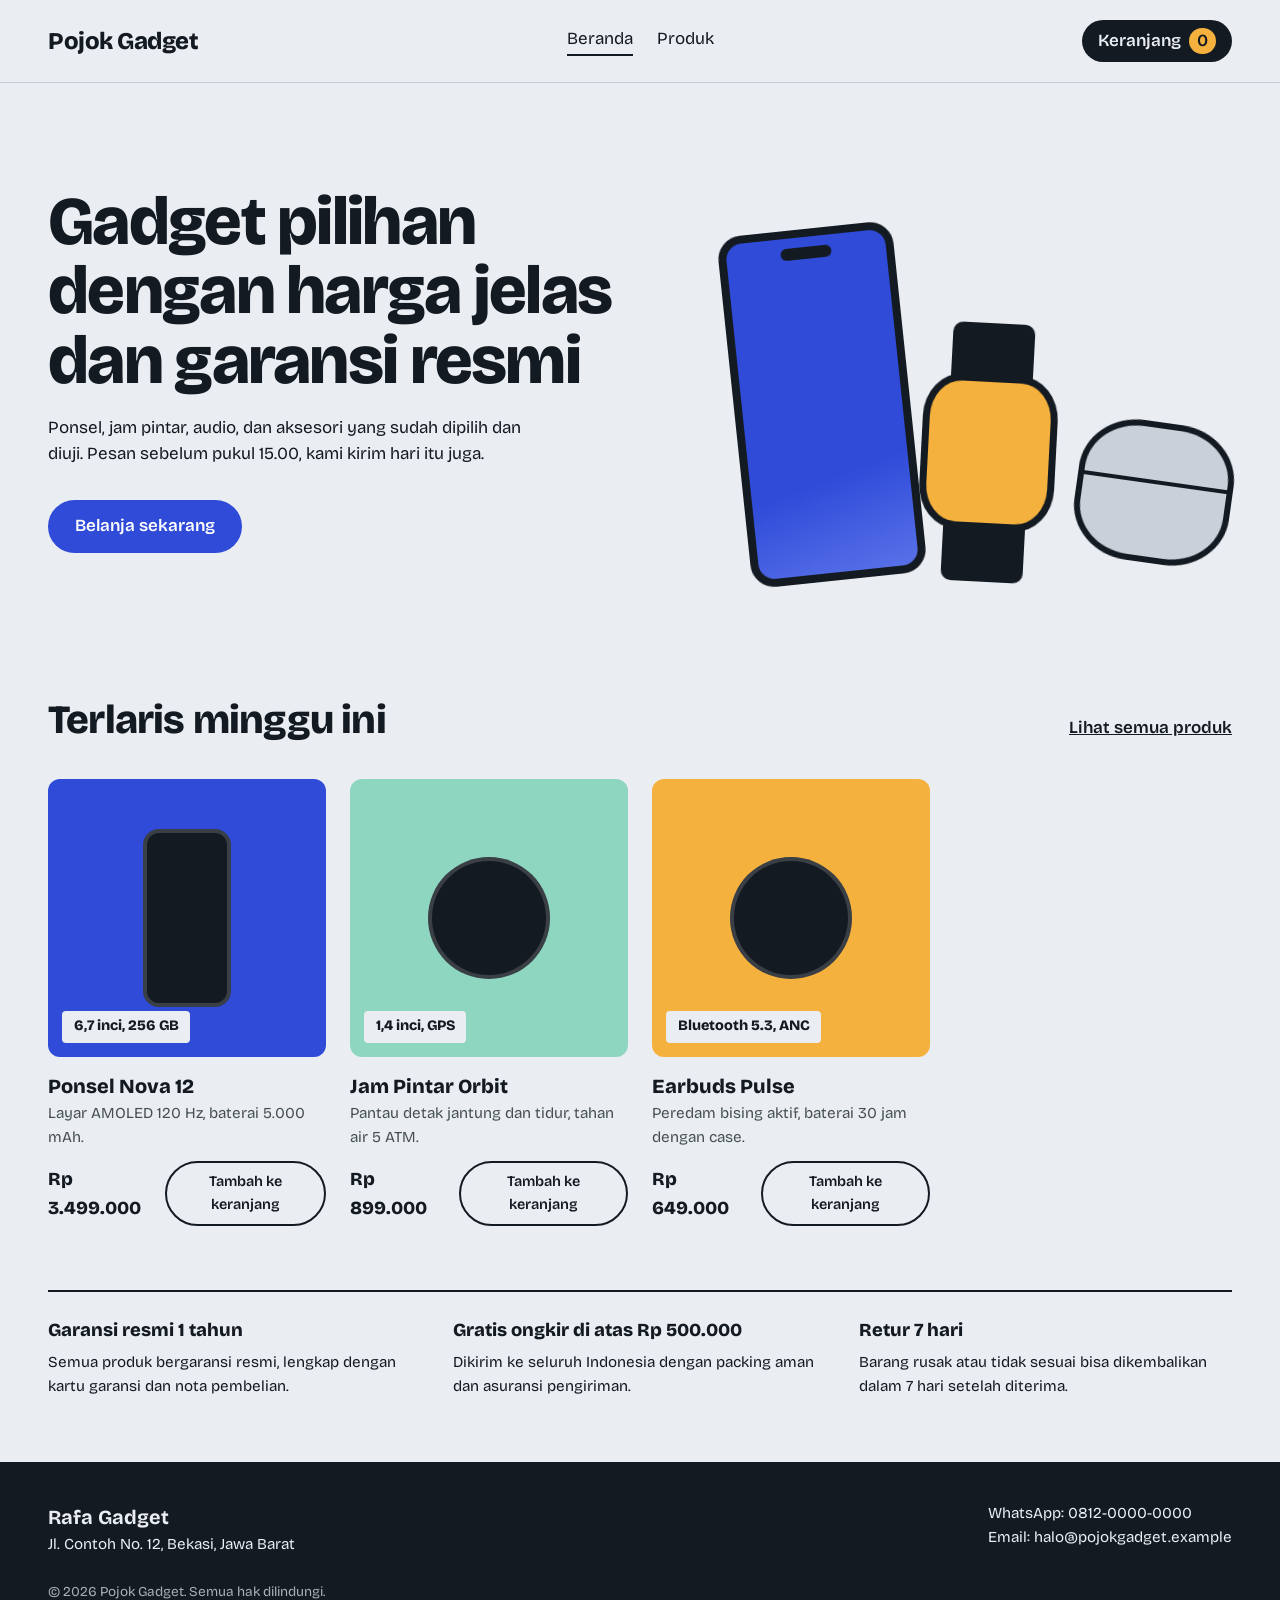
<file: index.html>
<!DOCTYPE html>
<html lang="id">
<head>
  <meta charset="UTF-8">
  <meta name="viewport" content="width=device-width, initial-scale=1">
  <title>Rafa Gadget – Toko Gadget Online Bergaransi Resmi</title>
  <meta name="description" content="Toko online ponsel, jam pintar, audio, dan aksesori. Harga jelas, garansi resmi, dikirim di hari yang sama.">
  <link rel="preconnect" href="https://fonts.googleapis.com">
  <link rel="preconnect" href="https://fonts.gstatic.com" crossorigin>
  <link href="https://fonts.googleapis.com/css2?family=Bricolage+Grotesque:opsz,wght@12..96,400;12..96,600;12..96,800&display=swap" rel="stylesheet">
  <link rel="stylesheet" href="style.css?v=4">
  <script src="script.js?v=4" defer></script>
</head>
<body data-page="home">
  <header class="topbar" id="site-header"></header>

  <main>
    <section class="hero">
      <div class="hero-text">
        <h1>Gadget pilihan dengan harga jelas dan garansi resmi</h1>
        <p>Ponsel, jam pintar, audio, dan aksesori yang sudah dipilih dan diuji. Pesan sebelum pukul 15.00, kami kirim hari itu juga.</p>
        <a class="btn" href="produk.html">Belanja sekarang</a>
      </div>
      <div class="hero-devices" aria-hidden="true">
        <div class="hd d1"></div>
        <div class="hd d2"></div>
        <div class="hd d3"></div>
      </div>
    </section>

    <section class="catalog">
      <div class="section-head">
        <h2>Terlaris minggu ini</h2>
        <a class="more" href="produk.html">Lihat semua produk</a>
      </div>
      <div class="grid" id="featured"></div>
    </section>

    <section class="services">
      <div>
        <h3>Garansi resmi 1 tahun</h3>
        <p>Semua produk bergaransi resmi, lengkap dengan kartu garansi dan nota pembelian.</p>
      </div>
      <div>
        <h3>Gratis ongkir di atas Rp 500.000</h3>
        <p>Dikirim ke seluruh Indonesia dengan packing aman dan asuransi pengiriman.</p>
      </div>
      <div>
        <h3>Retur 7 hari</h3>
        <p>Barang rusak atau tidak sesuai bisa dikembalikan dalam 7 hari setelah diterima.</p>
      </div>
    </section>
  </main>

  <footer class="footer" id="site-footer"></footer>
</body>
</html>
</file>
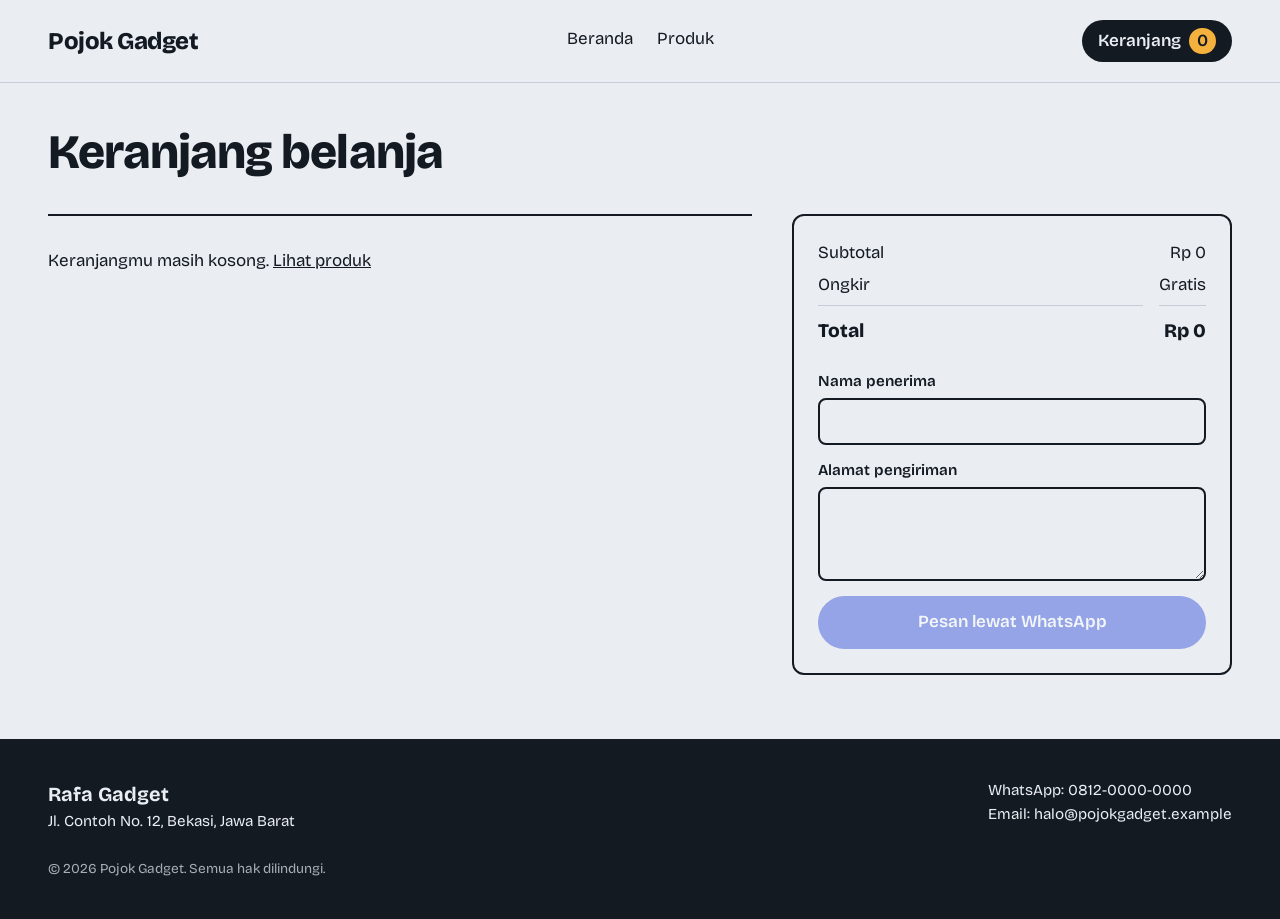
<file: keranjang.html>
<!DOCTYPE html>
<html lang="id">
<head>
  <meta charset="UTF-8">
  <meta name="viewport" content="width=device-width, initial-scale=1">
  <title>Keranjang – Pojok Gadget</title>
  <link rel="preconnect" href="https://fonts.googleapis.com">
  <link rel="preconnect" href="https://fonts.gstatic.com" crossorigin>
  <link href="https://fonts.googleapis.com/css2?family=Bricolage+Grotesque:opsz,wght@12..96,400;12..96,600;12..96,800&display=swap" rel="stylesheet">
  <link rel="stylesheet" href="style.css?v=4">
  <script src="script.js?v=4" defer></script>
</head>
<body data-page="keranjang">
  <header class="topbar" id="site-header"></header>

  <main class="page">
    <h1>Keranjang belanja</h1>
    <div class="cart-layout">
      <ul id="items"></ul>
      <aside class="summary">
        <dl id="ringkasan"></dl>
        <form id="form">
          <label>Nama penerima
            <input name="nama" required autocomplete="name">
          </label>
          <label>Alamat pengiriman
            <textarea name="alamat" rows="3" required autocomplete="street-address"></textarea>
          </label>
          <button class="btn" id="pesan" type="submit">Pesan lewat WhatsApp</button>
        </form>
      </aside>
    </div>
  </main>

  <footer class="footer" id="site-footer"></footer>
</body>
</html>
</file>
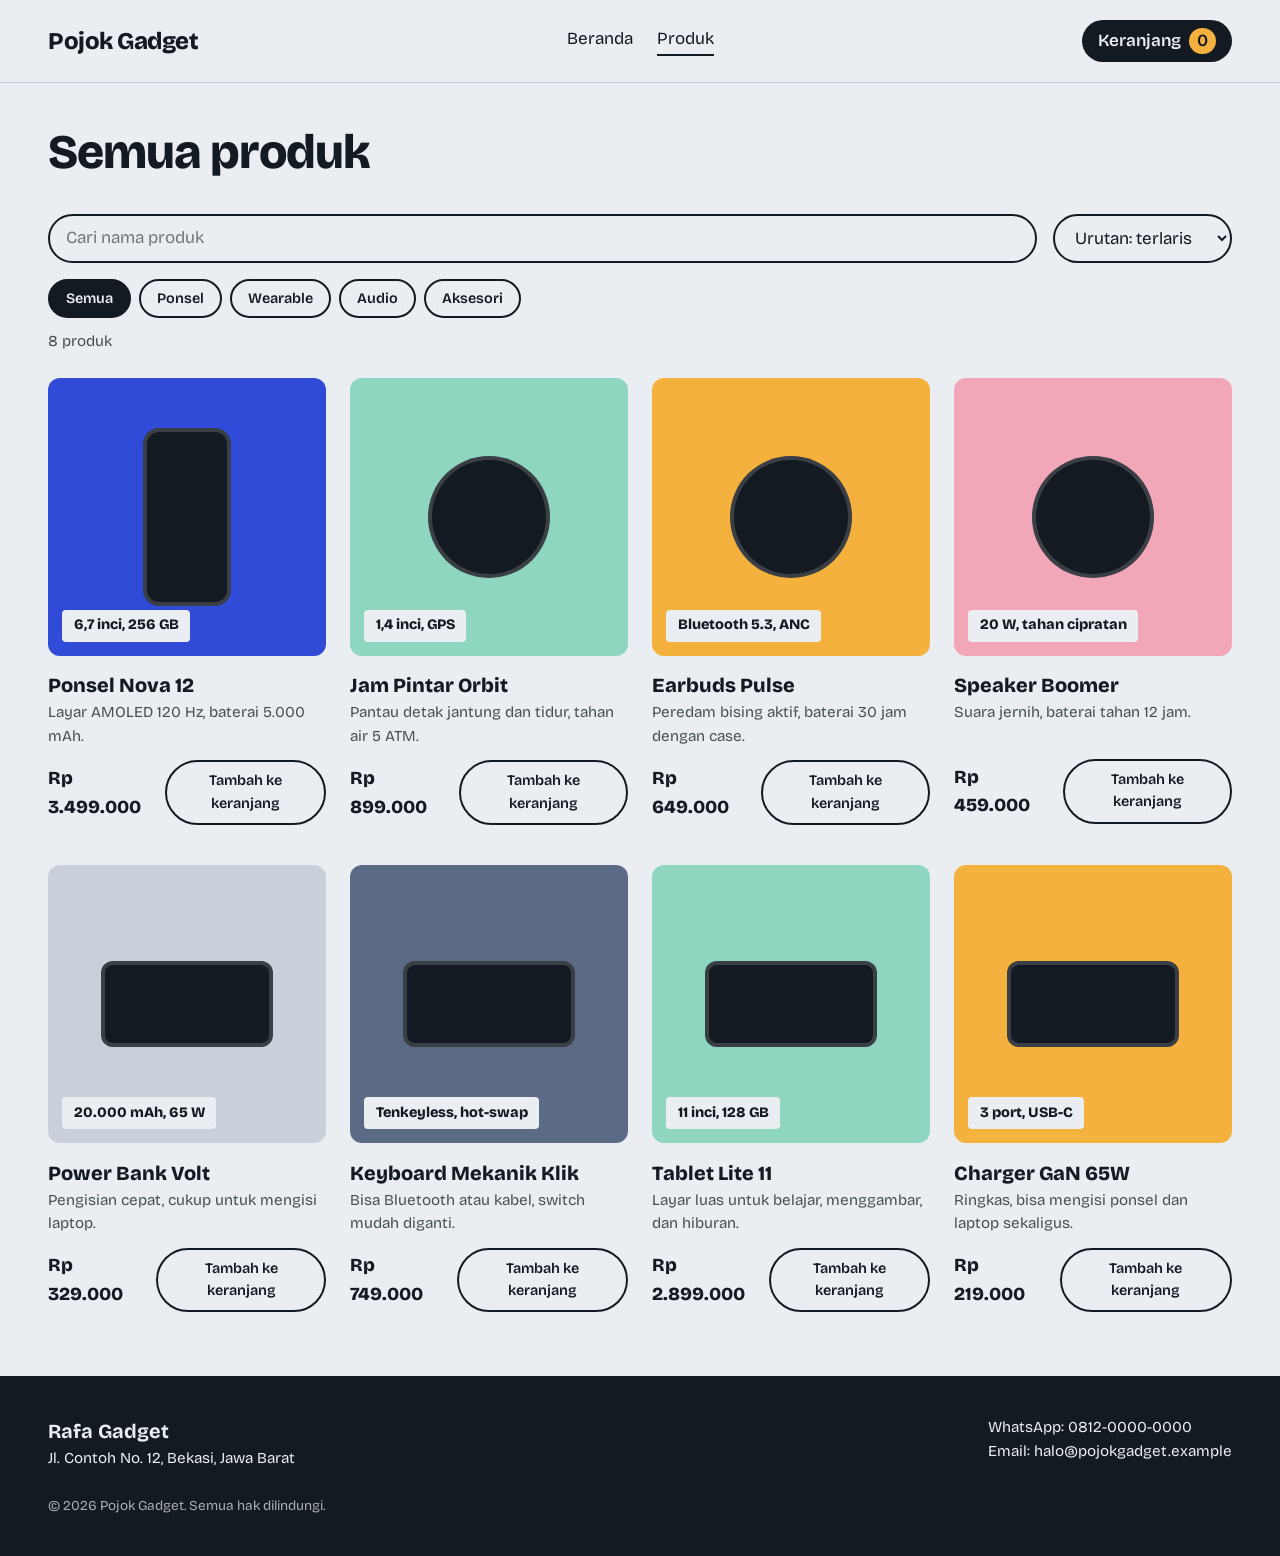
<file: produk.html>
<!DOCTYPE html>
<html lang="id">
<head>
  <meta charset="UTF-8">
  <meta name="viewport" content="width=device-width, initial-scale=1">
  <title>Semua Produk – Pojok Gadget</title>
  <link rel="preconnect" href="https://fonts.googleapis.com">
  <link rel="preconnect" href="https://fonts.gstatic.com" crossorigin>
  <link href="https://fonts.googleapis.com/css2?family=Bricolage+Grotesque:opsz,wght@12..96,400;12..96,600;12..96,800&display=swap" rel="stylesheet">
  <link rel="stylesheet" href="style.css?v=4">
  <script src="script.js?v=4" defer></script>
</head>
<body data-page="produk">
  <header class="topbar" id="site-header"></header>

  <main class="page">
    <h1>Semua produk</h1>
    <div class="toolbar">
      <input id="cari" type="search" placeholder="Cari nama produk" aria-label="Cari produk">
      <select id="urut" aria-label="Urutkan produk">
        <option value="populer">Urutan: terlaris</option>
        <option value="murah">Harga terendah</option>
        <option value="mahal">Harga tertinggi</option>
      </select>
    </div>
    <div class="chips" id="chips" role="group" aria-label="Kategori"></div>
    <p class="count" id="hasil" role="status"></p>
    <div class="grid" id="grid"></div>
  </main>

  <footer class="footer" id="site-footer"></footer>
</body>
</html>
</file>
<file: style.css>
/* Pojok Gadget, style.css versi 4 */
/* Warna utama: ganti di sini untuk mengubah tema seluruh halaman */
:root {
  --ink: #141a22;
  --paper: #eaeef3;
  --cobalt: #2f4bd8;
  --mint: #8fd6c0;
  --amber: #f5b13d;
  --rose: #f2a7b8;
  --silver: #c9d0da;
  --slate: #5b6b85;
  --line: #c6cdd8;
  --pad: clamp(1rem, 4vw, 3rem);
}

* { box-sizing: border-box; margin: 0; }

html { scroll-behavior: smooth; }

body {
  font-family: "Bricolage Grotesque", system-ui, -apple-system, "Segoe UI", sans-serif;
  font-size: 1.0625rem;
  line-height: 1.55;
  background: var(--paper);
  color: var(--ink);
}

a { color: inherit; }

:focus-visible {
  outline: 3px solid var(--cobalt);
  outline-offset: 3px;
}

.skip {
  position: absolute;
  left: -999px;
}
.skip:focus {
  left: 1rem;
  top: 1rem;
  z-index: 10;
  padding: 0.5rem 1rem;
  background: var(--ink);
  color: var(--paper);
}

/* Header */
.topbar {
  display: flex;
  flex-wrap: wrap;
  align-items: center;
  justify-content: space-between;
  gap: 0.75rem 1.5rem;
  padding: 1.25rem var(--pad);
  border-bottom: 1px solid var(--line);
}
.brand {
  font-size: 1.5rem;
  font-weight: 800;
  letter-spacing: -0.02em;
  text-decoration: none;
}
.topbar nav {
  display: flex;
  gap: 1.5rem;
}
.topbar nav a { text-decoration: none; }
.topbar nav a:hover { text-decoration: underline; text-underline-offset: 4px; }
.cart {
  padding: 0.5rem 1rem;
  border-radius: 999px;
  background: var(--ink);
  color: var(--paper);
  font-weight: 600;
  text-decoration: none;
}
.cart span {
  margin-left: 0.25rem;
  padding: 0 0.5rem;
  border-radius: 999px;
  background: var(--amber);
  color: var(--ink);
}

/* Hero */
.hero {
  display: grid;
  grid-template-columns: 1.1fr 0.9fr;
  align-items: center;
  gap: 2rem;
  padding: clamp(2rem, 6vw, 5rem) var(--pad);
}
.hero h1 {
  max-width: 15ch;
  font-size: clamp(2.25rem, 5.5vw, 4.25rem);
  font-weight: 800;
  line-height: 1.02;
  letter-spacing: -0.025em;
}
.hero p {
  max-width: 46ch;
  margin: 1.25rem 0 2rem;
}
.btn {
  display: inline-block;
  padding: 0.85rem 1.7rem;
  border-radius: 999px;
  background: var(--cobalt);
  color: #fff;
  font-weight: 600;
  text-decoration: none;
}
.btn:hover { background: #2239b3; }

/* Perangkat di hero (digambar dengan CSS, tanpa gambar) */
.hero-devices {
  position: relative;
  height: clamp(280px, 38vw, 420px);
}
.hd {
  position: absolute;
  background: var(--ink);
}
/* Ponsel */
.d1 {
  left: 4%;
  bottom: 0;
  width: 34%;
  aspect-ratio: 9 / 18;
  border: 8px solid var(--ink);
  border-radius: 24px;
  background: var(--cobalt);
  transform: rotate(-6deg);
}
.d1::before {
  content: "";
  position: absolute;
  top: 3%;
  left: 50%;
  width: 32%;
  height: 3.5%;
  border-radius: 999px;
  background: var(--ink);
  transform: translateX(-50%);
}
/* Jam pintar */
.d2 {
  left: 40%;
  bottom: 12%;
  z-index: 1;
  width: 26%;
  aspect-ratio: 1 / 1.15;
  border: 7px solid var(--ink);
  border-radius: 28%;
  background: var(--amber);
  transform: rotate(3deg);
}
.d2::before,
.d2::after {
  content: "";
  position: absolute;
  left: 16%;
  right: 16%;
  height: 42%;
  background: var(--ink);
}
.d2::before { bottom: 100%; border-radius: 10px 10px 0 0; }
.d2::after { top: 100%; border-radius: 0 0 10px 10px; }
/* Case earbuds */
.d3 {
  right: 0;
  bottom: 4%;
  width: 30%;
  aspect-ratio: 1.1 / 1;
  border: 6px solid var(--ink);
  border-radius: 38%;
  background: var(--silver);
  transform: rotate(8deg);
}
.d3::before {
  content: "";
  position: absolute;
  inset: 40% 0 auto 0;
  height: 4px;
  background: var(--ink);
}

/* Panel produk */
.shot {
  position: relative;
  display: grid;
  place-items: center;
  aspect-ratio: 1 / 1;
  border-radius: 12px;
  background: var(--c);
  overflow: hidden;
}
.shot span {
  position: absolute;
  left: 0.9rem;
  bottom: 0.9rem;
  padding: 0.3rem 0.7rem;
  border-radius: 4px;
  background: var(--paper);
  color: var(--ink);
  font-size: 0.9rem;
  font-weight: 800;
}
.dev {
  background: var(--ink);
  box-shadow: inset 0 0 0 4px rgba(255, 255, 255, 0.16);
}
.tall  { width: 32%; aspect-ratio: 9 / 18; border-radius: 16px; }
.round { width: 44%; aspect-ratio: 1; border-radius: 50%; }
.wide  { width: 62%; aspect-ratio: 2 / 1; border-radius: 12px; }

/* Katalog */
.catalog { padding: 2rem var(--pad) 4rem; }
.catalog h2 {
  margin-bottom: 1.75rem;
  font-size: clamp(1.75rem, 3.5vw, 2.5rem);
  font-weight: 800;
  letter-spacing: -0.02em;
}
.grid {
  display: grid;
  grid-template-columns: repeat(auto-fill, minmax(250px, 1fr));
  gap: 2.5rem 1.5rem;
}
.product h3 {
  margin-top: 0.9rem;
  font-size: 1.25rem;
  font-weight: 800;
}
.notes {
  min-height: 3em;
  font-size: 0.95rem;
  color: #46514f;
}
.buy {
  display: flex;
  align-items: center;
  justify-content: space-between;
  gap: 0.75rem;
  margin-top: 0.75rem;
}
.price { font-size: 1.15rem; font-weight: 800; }
.add {
  padding: 0.5rem 1rem;
  border: 2px solid var(--ink);
  border-radius: 999px;
  background: transparent;
  color: var(--ink);
  font: inherit;
  font-size: 0.9rem;
  font-weight: 600;
  cursor: pointer;
}
.add:hover { background: var(--ink); color: var(--paper); }

/* Layanan */
.services {
  display: grid;
  grid-template-columns: repeat(3, 1fr);
  gap: 2rem;
  margin: 0 var(--pad);
  padding: 1.5rem 0 4rem;
  border-top: 2px solid var(--ink);
}
.services h3 { margin-bottom: 0.4rem; font-size: 1.15rem; font-weight: 800; }
.services p { max-width: 38ch; font-size: 0.95rem; }

/* Footer */
.footer {
  display: flex;
  flex-wrap: wrap;
  justify-content: space-between;
  gap: 1.5rem 3rem;
  padding: 2.5rem var(--pad);
  background: var(--ink);
  color: var(--paper);
  font-size: 0.95rem;
}
.footer strong { font-size: 1.25rem; }
.copy { width: 100%; opacity: 0.7; font-size: 0.85rem; }

/* Layar kecil */
@media (max-width: 760px) {
  .hero { grid-template-columns: 1fr; }
  .services { grid-template-columns: 1fr; gap: 1.5rem; }
}

@media (prefers-reduced-motion: no-preference) {
  .btn, .add, .cart { transition: background 0.15s, color 0.15s; }
}
@media (prefers-reduced-motion: reduce) {
  html { scroll-behavior: auto; }
}

/* ===== Multi halaman dan interaksi ===== */
.topbar nav a[aria-current="page"] {
  text-decoration: underline;
  text-decoration-thickness: 2px;
  text-underline-offset: 4px;
}
.page { padding: 2rem var(--pad) 4rem; }
.page h1 {
  margin-bottom: 1.5rem;
  font-size: clamp(2rem, 4.5vw, 3rem);
  font-weight: 800;
  letter-spacing: -0.02em;
}
.section-head {
  display: flex;
  align-items: baseline;
  justify-content: space-between;
  gap: 1rem;
  margin-bottom: 1.75rem;
}
.section-head h2 { margin-bottom: 0; }
.more { font-weight: 600; }

.toolbar { display: flex; flex-wrap: wrap; gap: 0.75rem 1rem; margin-bottom: 1rem; }
.toolbar input,
.toolbar select,
.summary input,
.summary textarea {
  padding: 0.6rem 1rem;
  border: 2px solid var(--ink);
  border-radius: 999px;
  background: var(--paper);
  color: var(--ink);
  font: inherit;
}
.toolbar input { flex: 1 1 220px; }
.chips { display: flex; flex-wrap: wrap; gap: 0.5rem; margin-bottom: 0.75rem; }
.chip {
  padding: 0.4rem 1rem;
  border: 2px solid var(--ink);
  border-radius: 999px;
  background: transparent;
  color: var(--ink);
  font: inherit;
  font-size: 0.9rem;
  font-weight: 600;
  cursor: pointer;
}
.chip[aria-pressed="true"] { background: var(--ink); color: var(--paper); }
.count { margin-bottom: 1.5rem; font-size: 0.95rem; color: #46514f; }
.empty { grid-column: 1 / -1; padding: 2rem 0; list-style: none; }

.cart-layout {
  display: grid;
  grid-template-columns: 1.6fr 1fr;
  gap: 2.5rem;
  align-items: start;
}
#items { padding: 0; list-style: none; border-top: 2px solid var(--ink); }
.row {
  display: grid;
  grid-template-columns: 56px 1fr auto auto auto;
  align-items: center;
  gap: 0.75rem 1rem;
  padding: 1rem 0;
  border-bottom: 1px solid var(--line);
}
.mini { width: 56px; aspect-ratio: 1; border-radius: 8px; background: var(--c); }
.row-info { display: grid; }
.row-info span { font-size: 0.9rem; color: #46514f; }
.qty { display: flex; align-items: center; gap: 0.5rem; }
.qty button {
  width: 2rem;
  height: 2rem;
  border: 2px solid var(--ink);
  border-radius: 50%;
  background: transparent;
  color: var(--ink);
  font: inherit;
  font-weight: 800;
  cursor: pointer;
}
.qty button:hover { background: var(--ink); color: var(--paper); }
.hapus {
  border: 0;
  background: none;
  color: inherit;
  font: inherit;
  font-size: 0.9rem;
  text-decoration: underline;
  cursor: pointer;
}
.summary { padding: 1.5rem; border: 2px solid var(--ink); border-radius: 12px; }
.summary dl { display: grid; grid-template-columns: 1fr auto; gap: 0.4rem 1rem; margin-bottom: 1.5rem; }
.summary dd { margin: 0; text-align: right; }
.summary .tot { padding-top: 0.6rem; border-top: 1px solid var(--line); font-size: 1.2rem; font-weight: 800; }
.summary label { display: grid; gap: 0.3rem; margin-bottom: 0.9rem; font-size: 0.95rem; font-weight: 600; }
.summary input,
.summary textarea { border-radius: 8px; font-weight: 400; }
.summary .btn { width: 100%; border: 0; font: inherit; font-weight: 600; cursor: pointer; }
.summary .btn:disabled { opacity: 0.45; cursor: not-allowed; }

#toast {
  position: fixed;
  left: 50%;
  bottom: 1.5rem;
  z-index: 20;
  padding: 0.7rem 1.2rem;
  border-radius: 999px;
  background: var(--ink);
  color: var(--paper);
  font-weight: 600;
  transform: translate(-50%, 200%);
}
#toast.show { transform: translate(-50%, 0); }
@media (prefers-reduced-motion: no-preference) {
  #toast { transition: transform 0.25s; }
}
@media (max-width: 760px) {
  .cart-layout { grid-template-columns: 1fr; }
  .row { grid-template-columns: 56px 1fr auto; }
  .row .sub { grid-column: 2; }
}

/* ===== Animasi ===== */
@view-transition { navigation: auto; }
:root { --ease: cubic-bezier(0.2, 0.8, 0.2, 1); }

.topbar { position: sticky; top: 0; z-index: 15; background: var(--paper); }
.topbar nav a,
.topbar nav a:hover,
.topbar nav a[aria-current="page"] {
  padding-bottom: 0.2rem;
  text-decoration: none;
  background: linear-gradient(currentColor, currentColor) 0 100% / 0 2px no-repeat;
}
.topbar nav a:hover,
.topbar nav a[aria-current="page"] { background-size: 100% 2px; }

.cart span { display: inline-block; }
.cart span.pop { animation: pop 0.45s ease; }
@keyframes pop { 40% { transform: scale(1.5); } }
.dot {
  position: fixed;
  z-index: 30;
  width: 18px;
  height: 18px;
  margin: -9px 0 0 -9px;
  border-radius: 50%;
  background: var(--cobalt);
  pointer-events: none;
}
.btn:active, .add:active { transform: scale(0.96); }

@media (prefers-reduced-motion: no-preference) {
  @keyframes naik { from { opacity: 0; translate: 0 24px; } }
  @keyframes masuk { from { opacity: 0; translate: 0 70px; } }
  @keyframes melayang { 50% { translate: 0 -14px; } }
  @keyframes kilau { 50% { background-position: 0 100%; } }

  /* Pembuka halaman: teks naik bergantian, perangkat masuk lalu melayang pelan */
  .hero-text > * { animation: naik 0.7s var(--ease) both; }
  .hero-text > :nth-child(2) { animation-delay: 0.12s; }
  .hero-text > :nth-child(3) { animation-delay: 0.24s; }
  .page h1, .toolbar, .chips { animation: naik 0.6s var(--ease) both; }
  .toolbar { animation-delay: 0.08s; }
  .chips { animation-delay: 0.16s; }
  .d1 {
    background: linear-gradient(165deg, #2f4bd8 25%, #8da2ff 50%, #2f4bd8 75%) 0 0 / 100% 300%;
    animation: masuk 0.9s var(--ease) 0.2s both, melayang 6s ease-in-out 1.1s infinite, kilau 6s ease-in-out infinite;
  }
  .d2 { animation: masuk 0.9s var(--ease) 0.35s both, melayang 5s ease-in-out 1.25s infinite; }
  .d3 { animation: masuk 0.9s var(--ease) 0.5s both, melayang 7s ease-in-out 1.4s infinite; }

  /* Interaksi */
  .dev { transition: transform 0.4s var(--ease); }
  .product:hover .dev { transform: translateY(-8px) rotate(-5deg) scale(1.06); }
  .btn, .add, .cart { transition: background 0.15s, color 0.15s, transform 0.15s; }
  .btn:hover { transform: translateY(-2px); }
  #toast { transition: transform 0.35s var(--ease); }

  /* Muncul saat di-scroll */
  .reveal {
    opacity: 0;
    translate: 0 28px;
    transition: opacity 0.6s ease, translate 0.6s var(--ease);
    transition-delay: var(--d, 0s);
  }
  .reveal.in { opacity: 1; translate: 0 0; }
  .row.keluar { opacity: 0; translate: 40px 0; transition: opacity 0.25s, translate 0.25s; transition-delay: 0s; }
}
</file>
